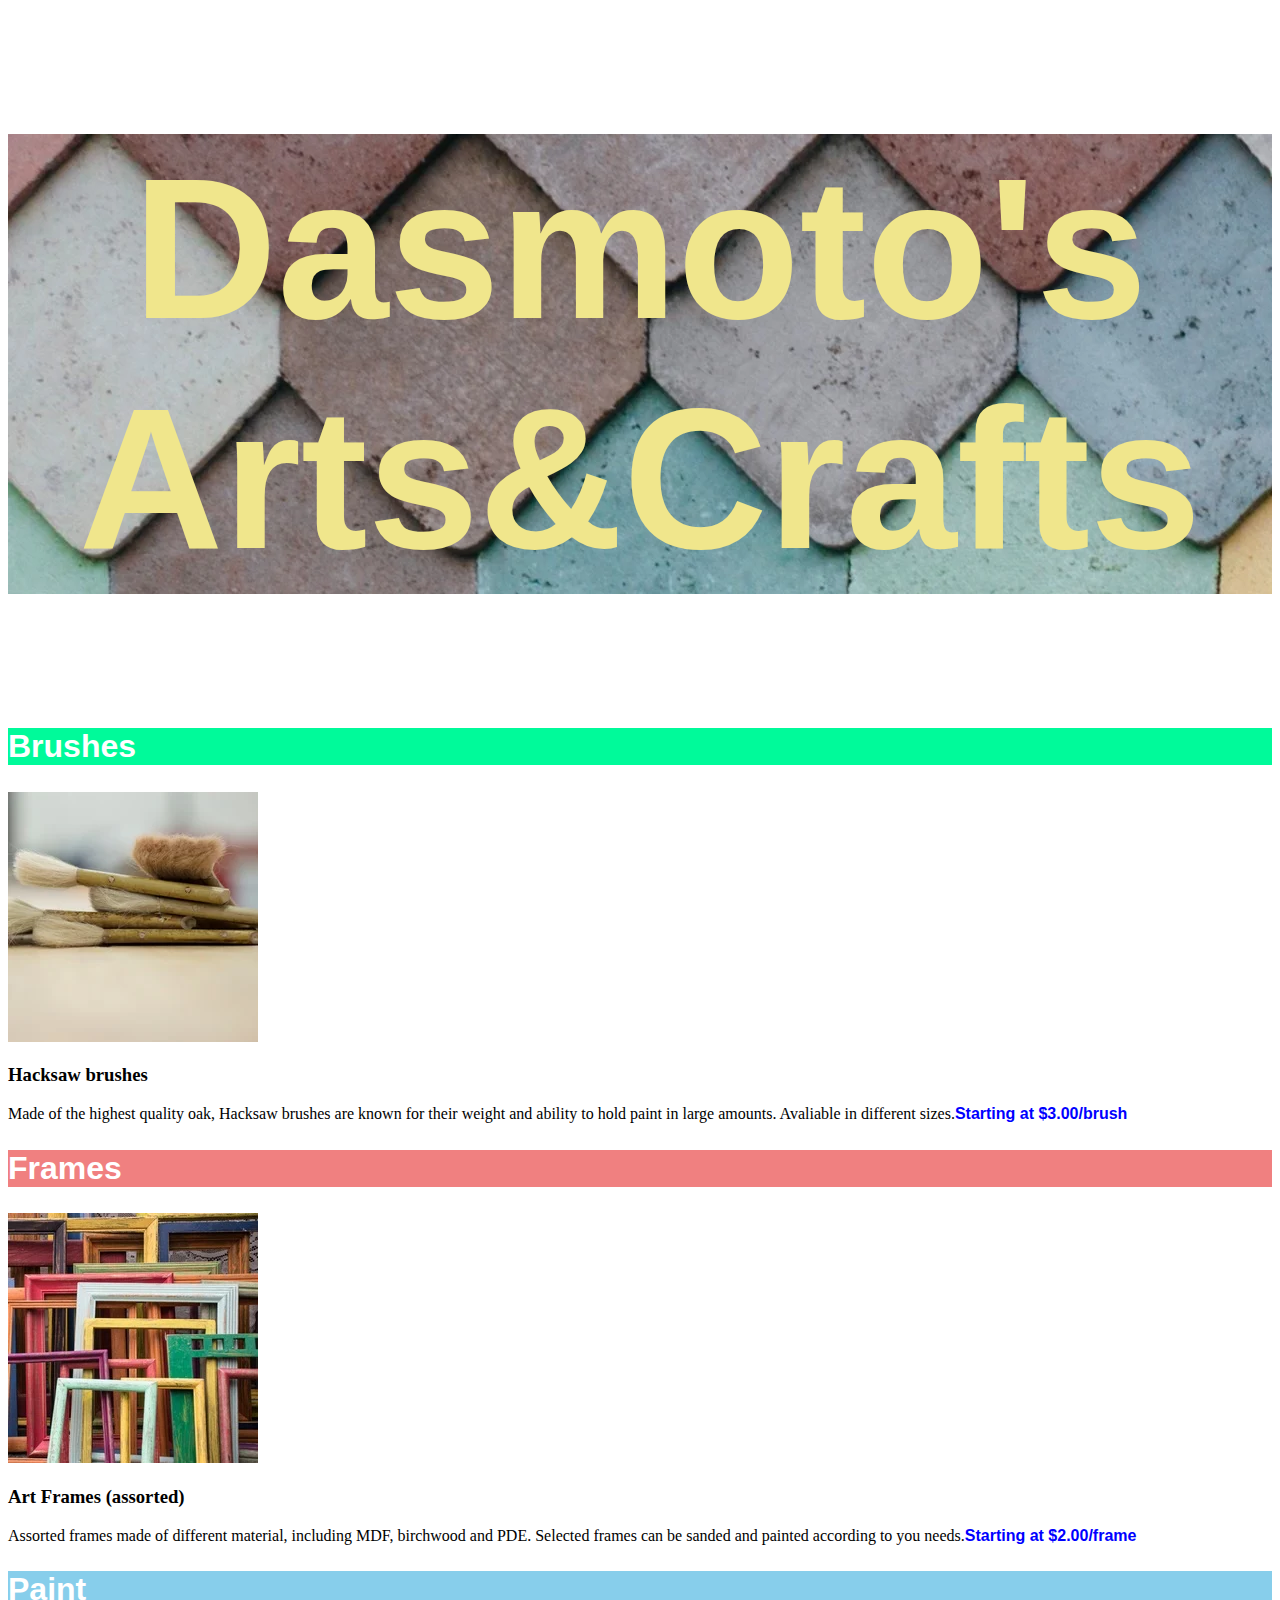
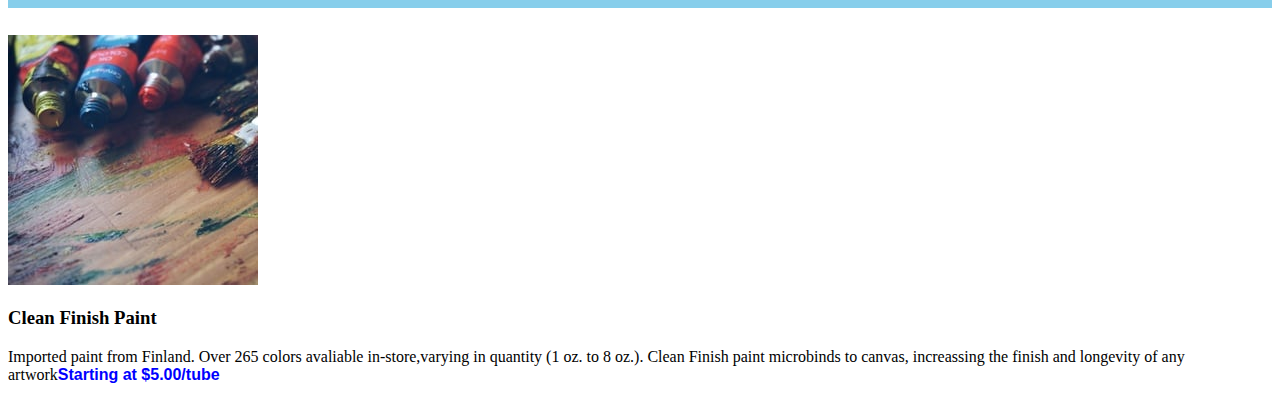
<file: Dasmoto's Arts & Crafts/index.html>
<!DOCTYPE html>
<html lang="en">
<head>
    <meta charset="UTF-8">
    <meta http-equiv="X-UA-Compatible" content="IE=edge">
    <meta name="viewport" content="width=device-width, initial-scale=1.0">
    <link rel="stylesheet" href="style.css">
    <title>Dasmoto's Arts&Crafts</title>
</head>
<body>
    <header>
        <h1>Dasmoto's Arts&Crafts</h1>
    </header>
    <session id='brushes'>
        <h2 id="brushes_title">Brushes</h2>
        <img src="./images/hacksaw.webp" alt="Hacksaw brushes">
        <h3>Hacksaw brushes</h3>
        <p>Made of the highest quality oak, Hacksaw brushes are known for their weight and ability to hold paint in large amounts. Avaliable in different sizes.<span>Starting at $3.00/brush</span></p>
    </session>
    <session id='frames'>
        <h2 id="frames_title">Frames</h2>
        <img src="./images/frames.webp" alt="Frames">
        <h3>Art Frames (assorted)</h3>
        <p>Assorted frames made of different material, including MDF, birchwood and PDE. Selected frames can be sanded and painted according to you needs.<span>Starting at $2.00/frame</span></p>
    </session>
    <session id='paint'>
        <h2 id="paint_title">Paint</h2>
        <img src="./images/finnish.jpeg" alt="Paint tint">
        <h3>Clean Finish Paint</h3>
        <p>Imported paint from Finland. Over 265 colors avaliable in-store,varying in quantity (1 oz. to 8 oz.). Clean Finish paint microbinds to canvas, increassing the finish and longevity of any artwork<span>Starting at $5.00/tube</span></p>
    </session>
    
</body>
</html>
</file>
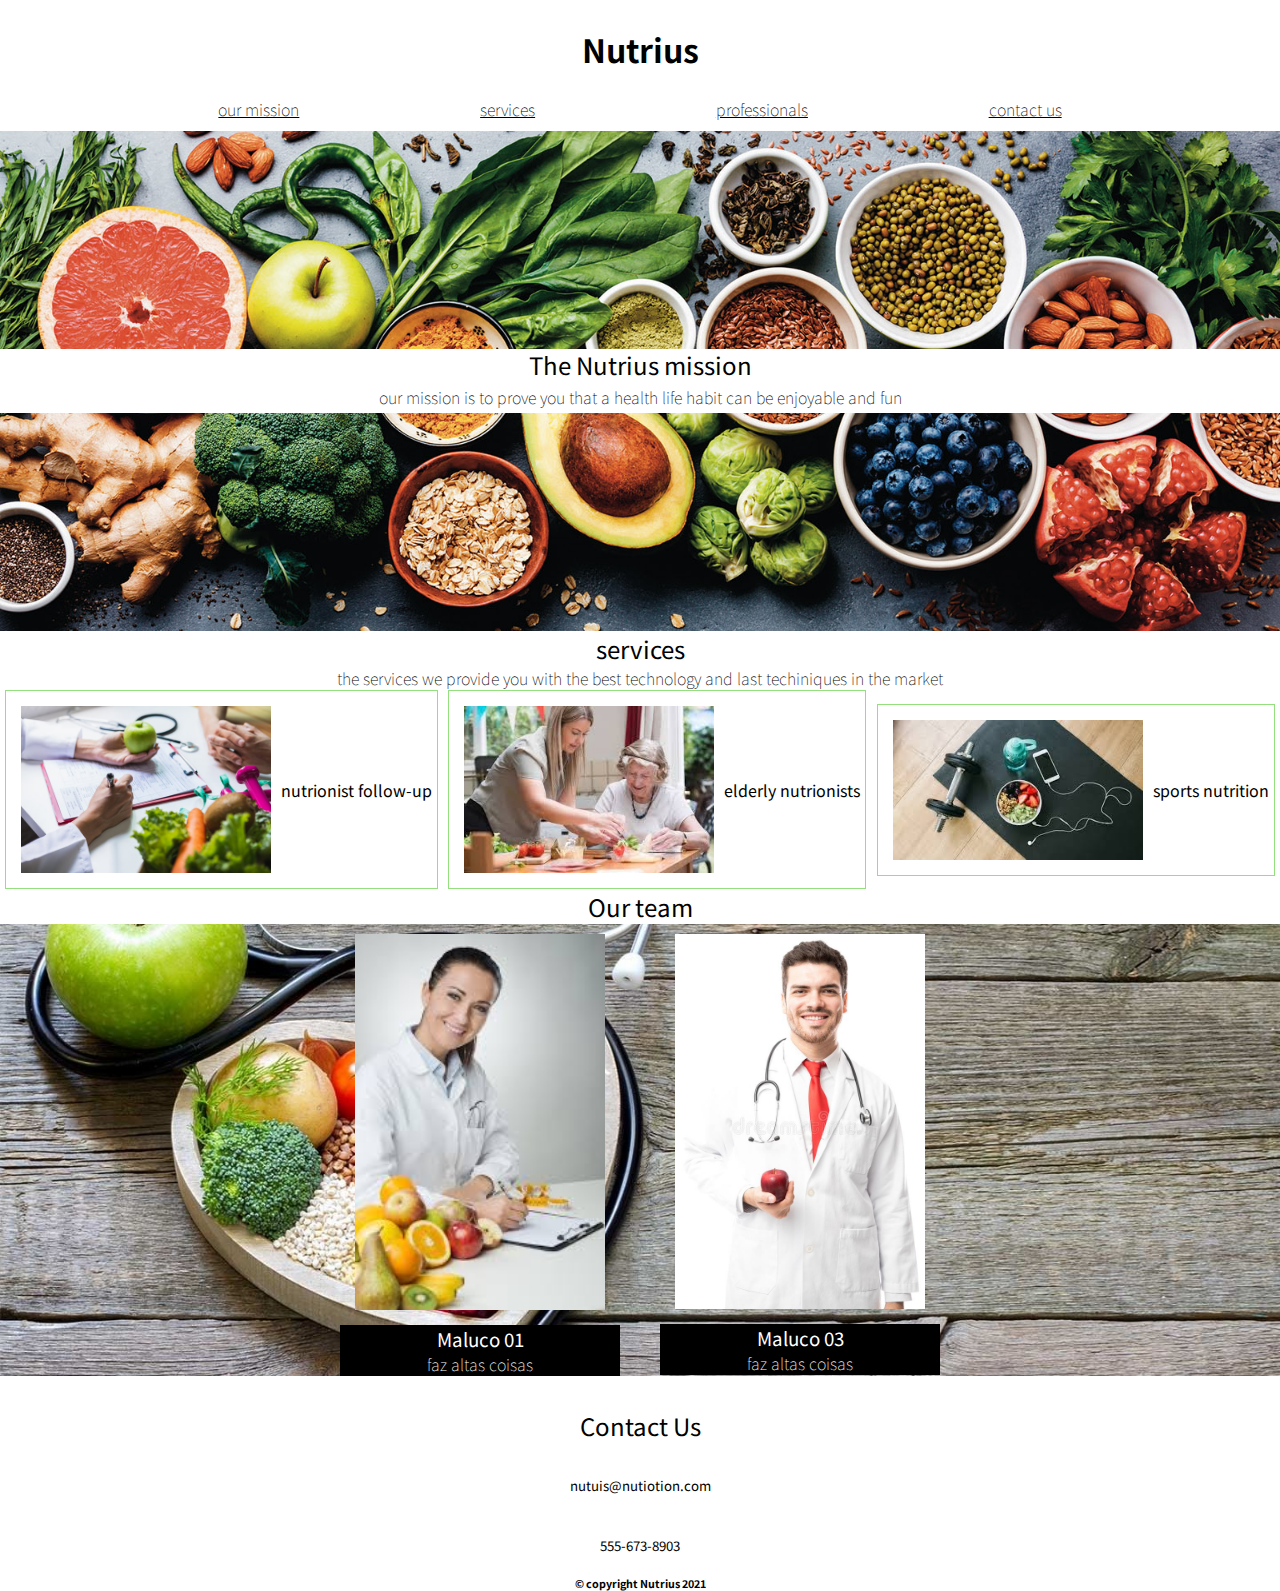
<file: flex custom webpage/index.html>
<!DOCTYPE html>
<html lang="en">
<head>
  <meta charset="UTF-8">
  <meta http-equiv="X-UA-Compatible" content="IE=edge">
  <meta name="viewport" content="width=device-width, initial-scale=1.0">
  <title>Document</title>
  <link rel="shortcut icon" href="favicon.ico" type="image/x-icon">
  <link rel="stylesheet" href="styles.css">
  <link rel="preconnect" href="https://fonts.googleapis.com">
  <link rel="preconnect" href="https://fonts.gstatic.com" crossorigin>
  <link href="https://fonts.googleapis.com/css2?family=Noto+Sans+JP:wght@100;400;700&display=swap" rel="stylesheet">
</head>
<body>
  <div class="header">
    <h1>Nutrius</h1>
    <div class="nav">
      <p>
        <a>our mission</a>
      </p>
      <p>
        <a>services</a>
      </p>
      <p>
        <a>professionals</a>
      </p>
      <p>
        <a>contact us</a>
      </p>
    </div>
  </div>
  <div class="mission">
    <div class="content">
      <h2>The Nutrius mission</h2>
      <p>our mission is to prove you that a health life habit can be enjoyable and fun</p>
    </div>
  </div>
  <div class="services">
    <div class="content">
      <h2>services</h2>
      <p>the services we provide you with the best technology and last techiniques in the market</p>
      <div class="services-flex">
        <div class="service">
          <img src="./images/360_F_275958196_MeCzcfRsddhChQDcM9ILxBcYpcEiOX1a.jpg" alt="a">
          <span>nutrionist follow-up</span>
        </div>
        <div class="service">
          <img src="./images/download (1).jfif" alt="b">
          <span>elderly nutrionists</span>
        </div>
        <div class="service">
          <img src="./images/download.jfif" alt="c">
          <span>sports nutrition</span>
        </div>
      </div>
    </div>
  </div>
  <div class="team-container">
    <h2>Our team</h2>
    <div class="team">
      <div class="partner" >
        <img src="./images/images.jfif" alt="">
        <h3 id="backgorund-text">Maluco 01</h3>
        <p id="backgorund-text">faz altas coisas</p>
      </div>
      <div class="partner">
        <img src="./images/male-nutritionist-apple-attractive-lab-coat-holding-smiling-studio-107593961.jpg" alt="">
        <h3 id="backgorund-text">Maluco 03</h3>
        <p id="backgorund-text">faz altas coisas</p>
      </div>
    </div>
  </div>
  <div class="contact">
    <h2>Contact Us</h2>
    <h5>nutuis@nutiotion.com</h5>
    <h5>555-673-8903</h5>
  </div>
  <div class="copyright">
    <h6>&copy copyright Nutrius 2021</h6>
  </div>
</body>
</html>
</file>
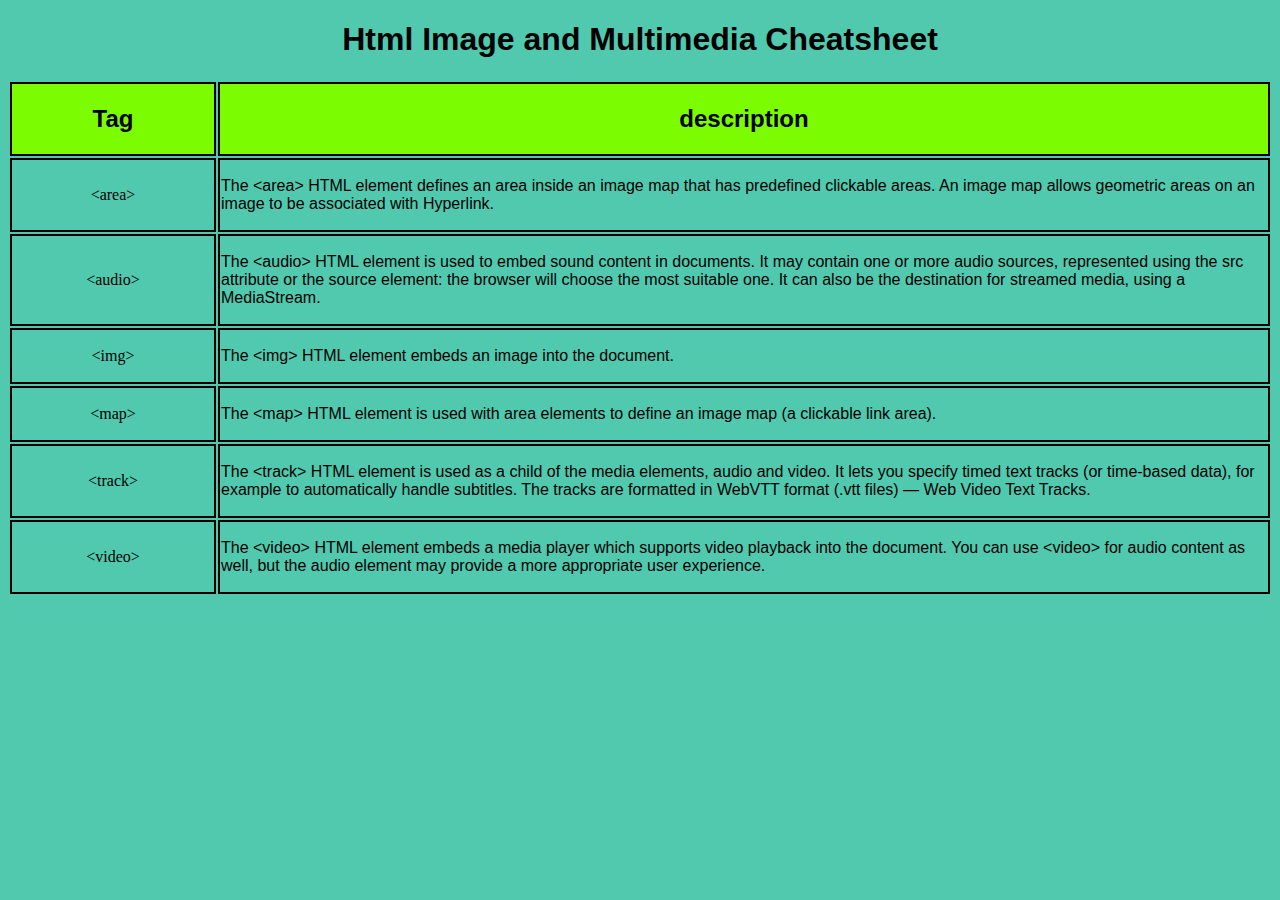
<file: html&css cheatsheet/index.html>
<!DOCTYPE html>
<html lang="en">
<head>
    <meta charset="UTF-8">
    <meta http-equiv="X-UA-Compatible" content="IE=edge">
    <meta name="viewport" content="width=device-width, initial-scale=1.0">
    <title>Html Image and Multimedia Tags</title>
    <link rel="stylesheet" href="styles.css">
</head>
<body>
    <header>
        <h1>Html Image and Multimedia Cheatsheet</h1>
    </header>
    <table>
        <thead>
            <tr>
                <th>
                    <h2>Tag</h2>
                </th>
                <th>
                    <h2>description</h2>
                </th>
            </tr>
        </thead>
        <tbody>
            <tr>
                <td class="left">
                    &lt;area&gt;
                </td>
                <td>
                    <p>	The &lt;area&gt; HTML element defines an area inside an image map that has predefined clickable areas. An image map allows geometric areas on an image to be associated with Hyperlink.</p>
                </td>
            </tr>
            <tr>
                <td class="left">
                    &lt;audio&gt;
                </td>
                <td>
                    <p>The &lt;audio&gt; HTML element is used to embed sound content in documents. It may contain one or more audio sources, represented using the src attribute or the source element: the browser will choose the most suitable one. It can also be the destination for streamed media, using a MediaStream.</p>
                </td>
            </tr>
            <tr>
                <td class="left">
                    &lt;img&gt;
                </td>
                <td>
                    <p>	The &lt;img&gt; HTML element embeds an image into the document.</p>
                </td>
            </tr>
            <tr>
                <td class="left">
                    &lt;map&gt;
                </td>
                <td>
                    <p>The &lt;map&gt; HTML element is used with area elements to define an image map (a clickable link area).</p>
                </td>
            </tr>
            <tr>
                <td class="left">
                    &lt;track&gt;
                </td>
                <td>
                    <p>	The &lt;track&gt; HTML element is used as a child of the media elements, audio and video. It lets you specify timed text tracks (or time-based data), for example to automatically handle subtitles. The tracks are formatted in WebVTT format (.vtt files) — Web Video Text Tracks.</p>
                </td>
            </tr>
            <tr>
                <td class="left">
                    &lt;video&gt;
                </td>
                <td>
                    <p>	The &lt;video&gt; HTML element embeds a media player which supports video playback into the document. You can use &lt;video&gt; for audio content as well, but the audio element may provide a more appropriate user experience.</p>
                </td>
            </tr>
        </tbody>
    </table>
</body>
</html>
</file>
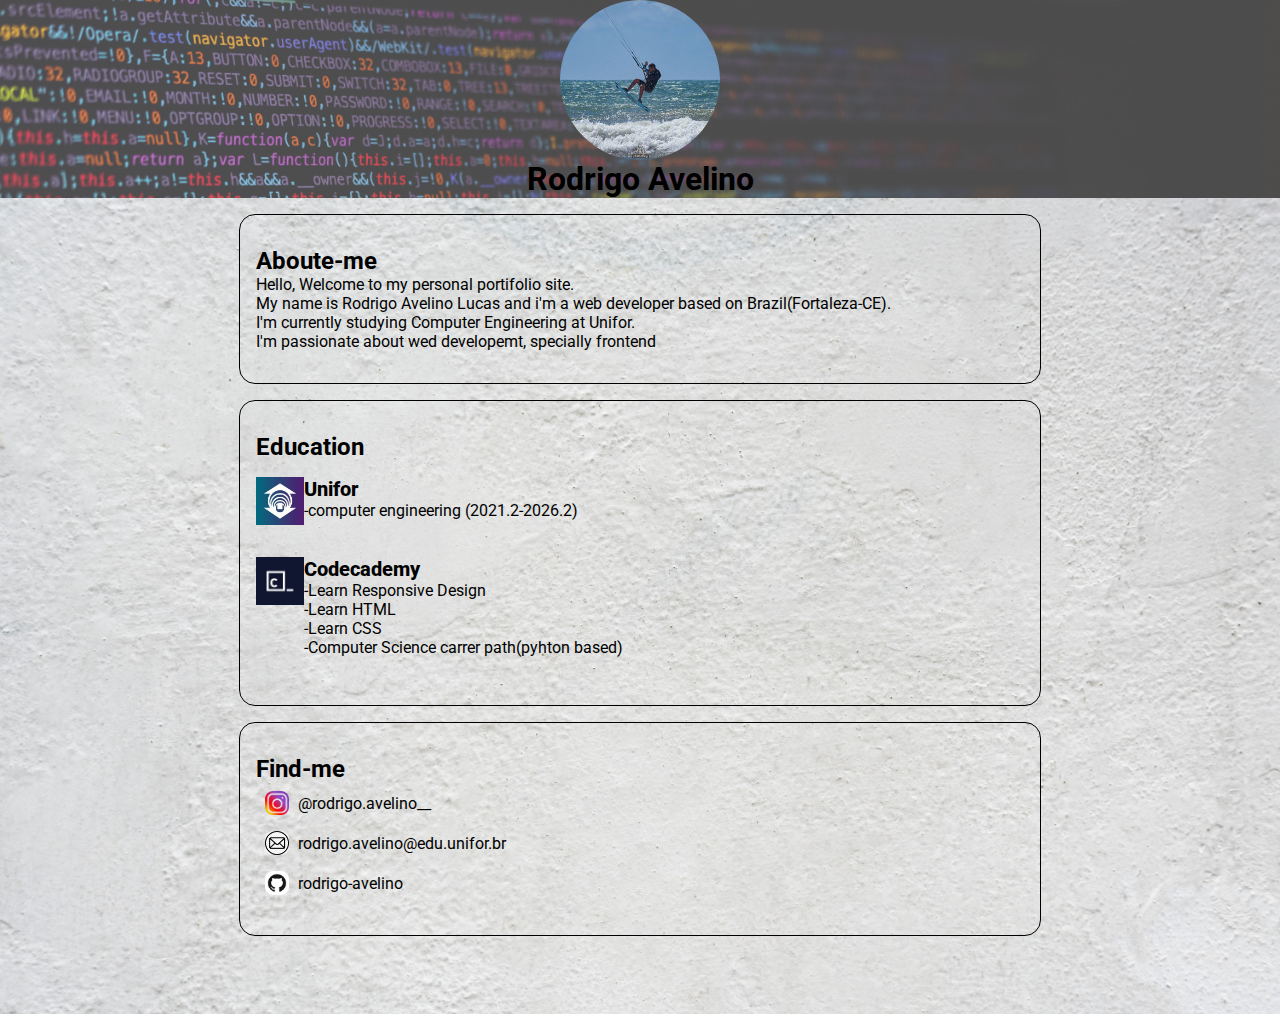
<file: portifolio site/index.html>
<!DOCTYPE html>
<html lang="en">
<head>
    <meta charset="UTF-8">
    <meta http-equiv="X-UA-Compatible" content="IE=edge">
    <meta name="viewport" content="width=device-width, initial-scale=1.0">
    <title>My portifolio</title>
    <link rel="stylesheet" href="./styles.css">
    <link rel="preconnect" href="https://fonts.googleapis.com">
    <link rel="preconnect" href="https://fonts.gstatic.com" crossorigin>
    <link href="https://fonts.googleapis.com/css2?family=Roboto:ital,wght@0,100;0,300;0,400;0,500;0,700;0,900;1,100;1,300;1,400;1,500;1,700;1,900&display=swap" rel="stylesheet">
</head>
<body>
    <header>
        <div class="profile-pic">
            <img src="./resources/194444540_3030454533853875_331125491142990745_n.jpg" alt="" class="profile-pic">
            <h1>Rodrigo Avelino</h1>
        </div>
    </header>
    <main>
        <div class="container" id="about-me">
            <h2>Aboute-me</h2>
            <p>Hello, Welcome to my personal portifolio site.<br> My name is Rodrigo Avelino Lucas and i'm a web developer based on Brazil(Fortaleza-CE).<br> I'm currently studying Computer Engineering at Unifor. <br> I'm passionate about wed developemt, specially frontend  </p>
        </div>
        <div class="container" id="portifolio">
            <h2>Education</h2>
            <div class="row">
                <img src="./resources/logo-unifor-facebook.jpg" alt="logo"><p><span class="titulo">Unifor</span><br>-computer engineering (2021.2-2026.2)</p>
            </div>
            <div class="row">
                <img src="./resources/1625248207765.jfif" alt="logo"><p><span class="titulo">Codecademy</span><br>-Learn Responsive Design<br>-Learn HTML<br>-Learn CSS<br>-Computer Science carrer path(pyhton based)<br></p>
            </div>
        </div>
        <div class="container" id="contact">
            <h2>Find-me</h2>
            <div class="row" id="contato">
                <img src="./resources/png-transparent-made-in-kings-heath-instagram-facebook-female-graphy-instagram-logo-instagram-icon-text-trademark-magenta.png" alt="logo"><p><a href="https://www.instagram.com/rodrigo.avelino__/">@rodrigo.avelino__</a></p>
            </div>
            <div class="row" id="contato">
                <img src="./resources/png-transparent-email-address-computer-icons-mail-miscellaneous-angle-triangle-thumbnail.png" alt="logo"><p>rodrigo.avelino@edu.unifor.br</p>
            </div>
            <div class="row" id="contato">
                <img src="./resources/GitHub-Mark.png" alt="logo"><p><a href="https://github.com/rodrigo-avelino">rodrigo-avelino</a></p>
            </div>
        </div>
    </main>
    
</body>
</html>
</file>
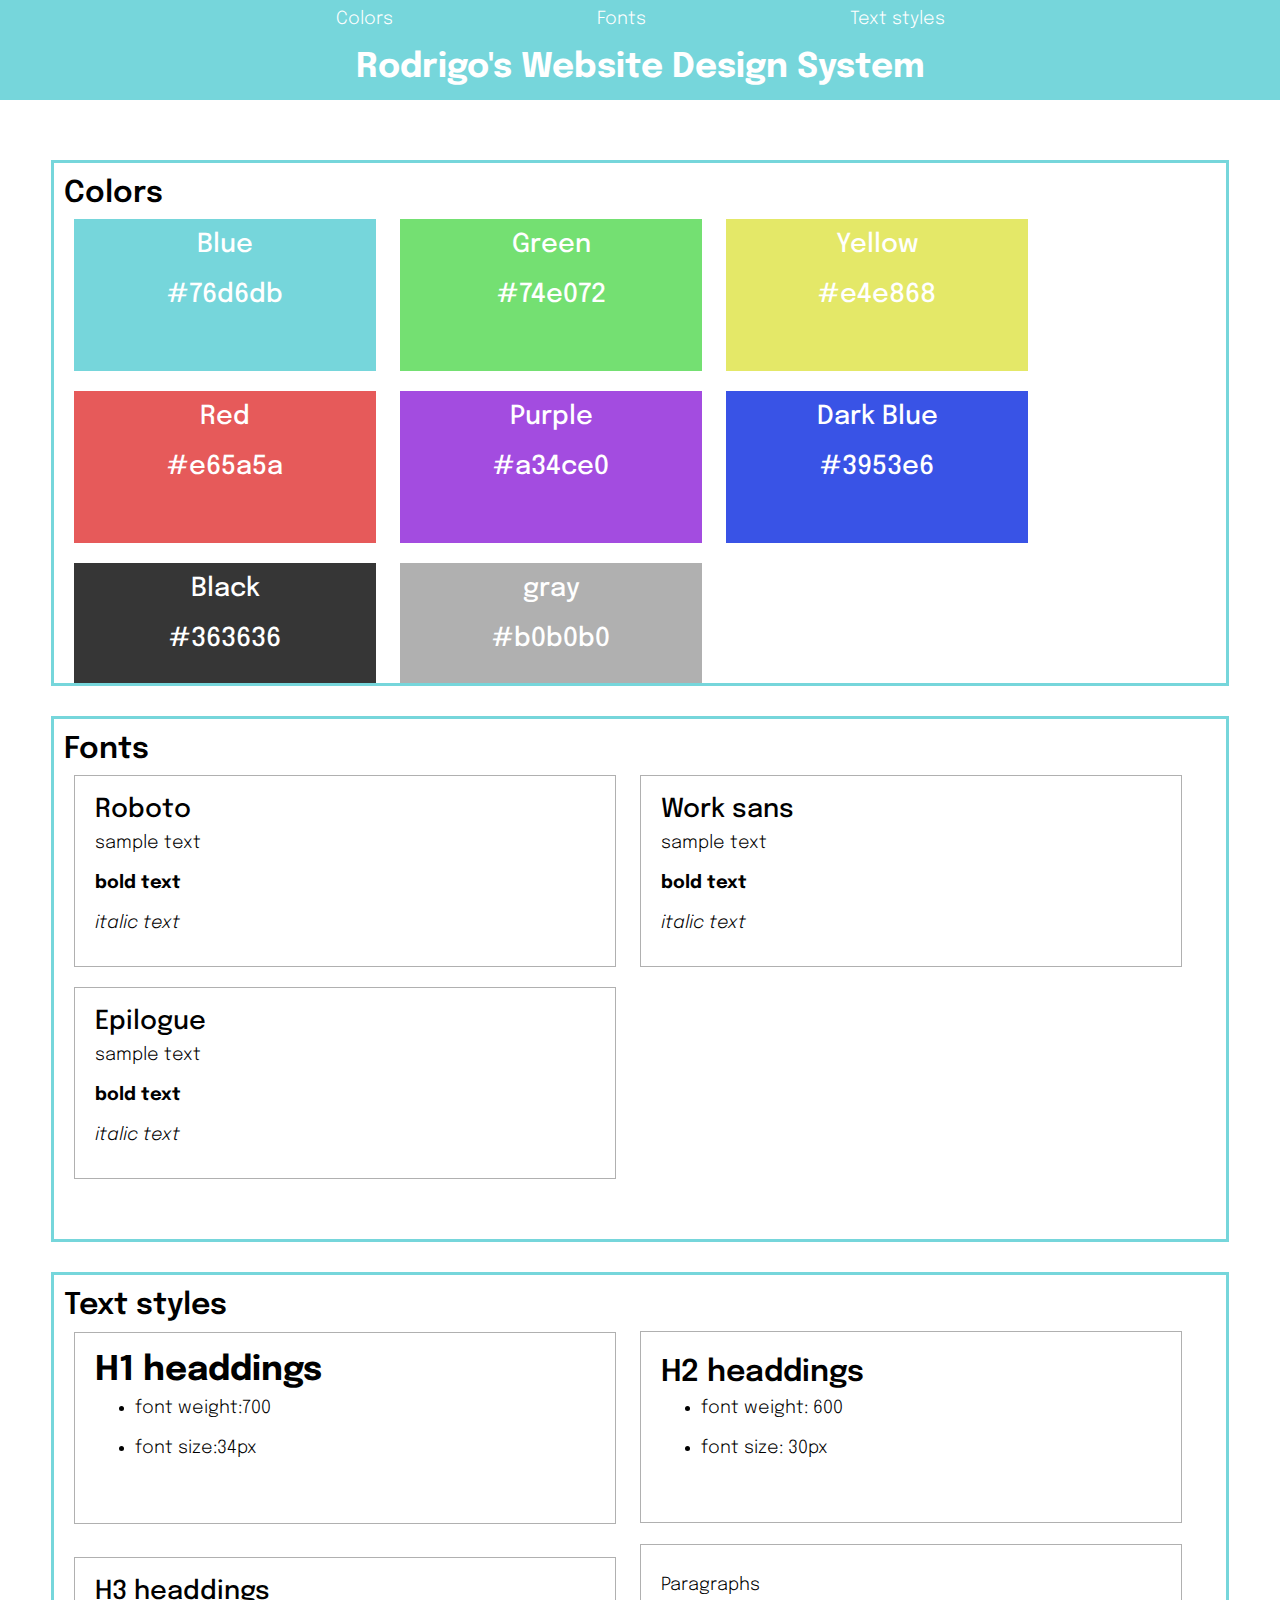
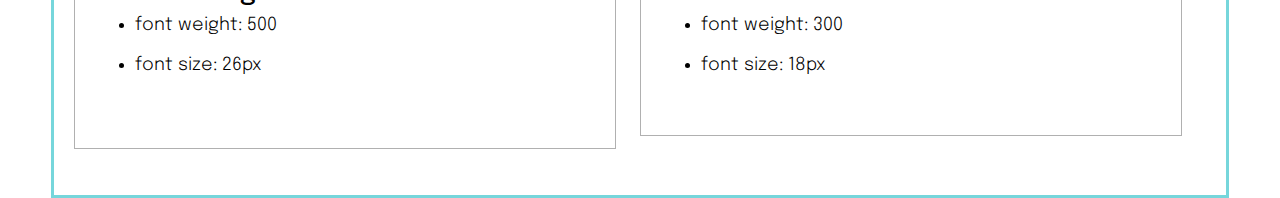
<file: website design system/index.html>
<!DOCTYPE html>
<html lang="en">
<head>
    <meta charset="UTF-8">
    <meta http-equiv="X-UA-Compatible" content="IE=edge">
    <meta name="viewport" content="width=device-width, initial-scale=1.0">
    <title>Document</title>
    <link href="./style.css" rel="stylesheet">
    <link rel="preconnect" href="https://fonts.googleapis.com">
    <link rel="preconnect" href="https://fonts.gstatic.com" crossorigin>
    <link href="https://fonts.googleapis.com/css2?family=Roboto:ital,wght@0,100;0,300;0,400;0,500;0,700;0,900;1,100;1,300;1,400;1,500;1,700;1,900&display=swap" rel="stylesheet">
    <link rel="preconnect" href="https://fonts.googleapis.com">
    <link rel="preconnect" href="https://fonts.gstatic.com" crossorigin>
    <link href="https://fonts.googleapis.com/css2?family=Work+Sans:ital,wght@0,100;0,200;0,300;0,400;0,500;0,600;0,700;0,800;0,900;1,100;1,200;1,300;1,400;1,500;1,600;1,700;1,800;1,900&display=swap" rel="stylesheet">
    <link rel="preconnect" href="https://fonts.googleapis.com">
    <link rel="preconnect" href="https://fonts.gstatic.com" crossorigin>
    <link href="https://fonts.googleapis.com/css2?family=Epilogue:ital,wght@0,100;0,200;0,300;0,400;0,500;0,600;0,700;0,800;0,900;1,100;1,200;1,300;1,400;1,500;1,600;1,700;1,800;1,900&display=swap" rel="stylesheet">
    <link rel="preconnect" href="https://fonts.googleapis.com">
    <link rel="preconnect" href="https://fonts.gstatic.com" crossorigin>
    <link href="https://fonts.googleapis.com/css2?family=Epilogue:ital,wght@0,100;0,200;0,300;0,400;0,500;0,600;0,700;0,800;0,900;1,100;1,200;1,300;1,400;1,500;1,600;1,700;1,800;1,900&display=swap" rel="stylesheet">
</head>
<body>
    <header>
        <div class="logo">
            <h1>Rodrigo's Website Design System</h1>
        </div>
    </header>
        <nav>
            <ul>
                <li>
                    <p><a href="#colors">Colors</a></p>
                </li>
                <li>
                    <p><a href="#fonts">Fonts</a></p>
                </li>
                <li>
                    <p><a href="#text_styles">Text styles</a></p>
                </li>
            </ul>
        </nav>
    <article id="colors_containers">
        <div class="container" id="colors">
            <h2>Colors</h2>
            <div class="color_container" id="blue">
                <h3>Blue <br> #76d6db</h3>
            </div>
            <div class="color_container" id="green">
                <h3>Green <br> #74e072</h3>
            </div>
            <div class="color_container" id="yellow">
                <h3>Yellow <br> #e4e868</h3>
            </div>
            <div class="color_container" id="red">
                <h3>Red <br> #e65a5a</h3>
            </div>
            <div class="color_container" id="purple">
                <h3>Purple <br> #a34ce0</h3>
            </div>
            <div class="color_container" id="dark_blue">
                <h3>Dark Blue <br> #3953e6</h3>
            </div>
            <div class="color_container" id="black">
                <h3>Black <br> #363636</h3>
            </div>
            <div class="color_container" id="gray">
                <h3>gray <br> #b0b0b0</h3>
            </div>
    </article>
    <article id="fonts_containers">
        <div class="container" id="fonts">
            <h2>Fonts</h2>
            <div class="font_container" id="roboto">
                <h3>Roboto</h3>
                <p class="normal">sample text</p>
                <p class="bold">bold text</p>
                <p class="italic">italic text</p>
            </div>
            <div class="font_container" id="work_sans">
                <h3>Work sans</h3>
                <p class="normal">sample text</p>
                <p class="bold">bold text</p>
                <p class="italic">italic text</p>
            </div>
            <div class="font_container" id="epilogue">
                <h3>Epilogue</h3>
                <p class="normal">sample text</p>
                <p class="bold">bold text</p>
                <p class="italic">italic text</p>
            </div>

        </div>
    </article>
    <article>
        <div class="container" id="text_styles">
            <h2>Text styles</h2>
            <div class="text_container">
                <h1>H1 headdings</h1>
                <ul>
                    <li>
                        <p>font weight:700</p>
                    </li>
                    <li>
                        <p>font size:34px</p>
                    </li>
                </ul>
            </div>
            <div class="text_container">
                <h2>H2 headdings</h2>
                <ul>
                    <li>
                        <p>font weight: 600</p>
                    </li>
                    <li>
                        <p>font size: 30px</p>
                    </li>
                </ul>
            </div>
            <div class="text_container">
                <h3>H3 headdings</h3>
                <ul>
                    <li>
                        <p>font weight: 500</p>
                    </li>
                    <li>
                        <p>font size: 26px</p>
                    </li>
                </ul>
            </div>
            <div class="text_container">
                <p>Paragraphs</p>
                <ul>
                    <li>
                        <p>font weight: 300</p>
                    </li>
                    <li>
                        <p>font size: 18px</p>
                    </li>
                </ul>
            </div>
            
        </div>
    </article>
</body>
</html>
</file>
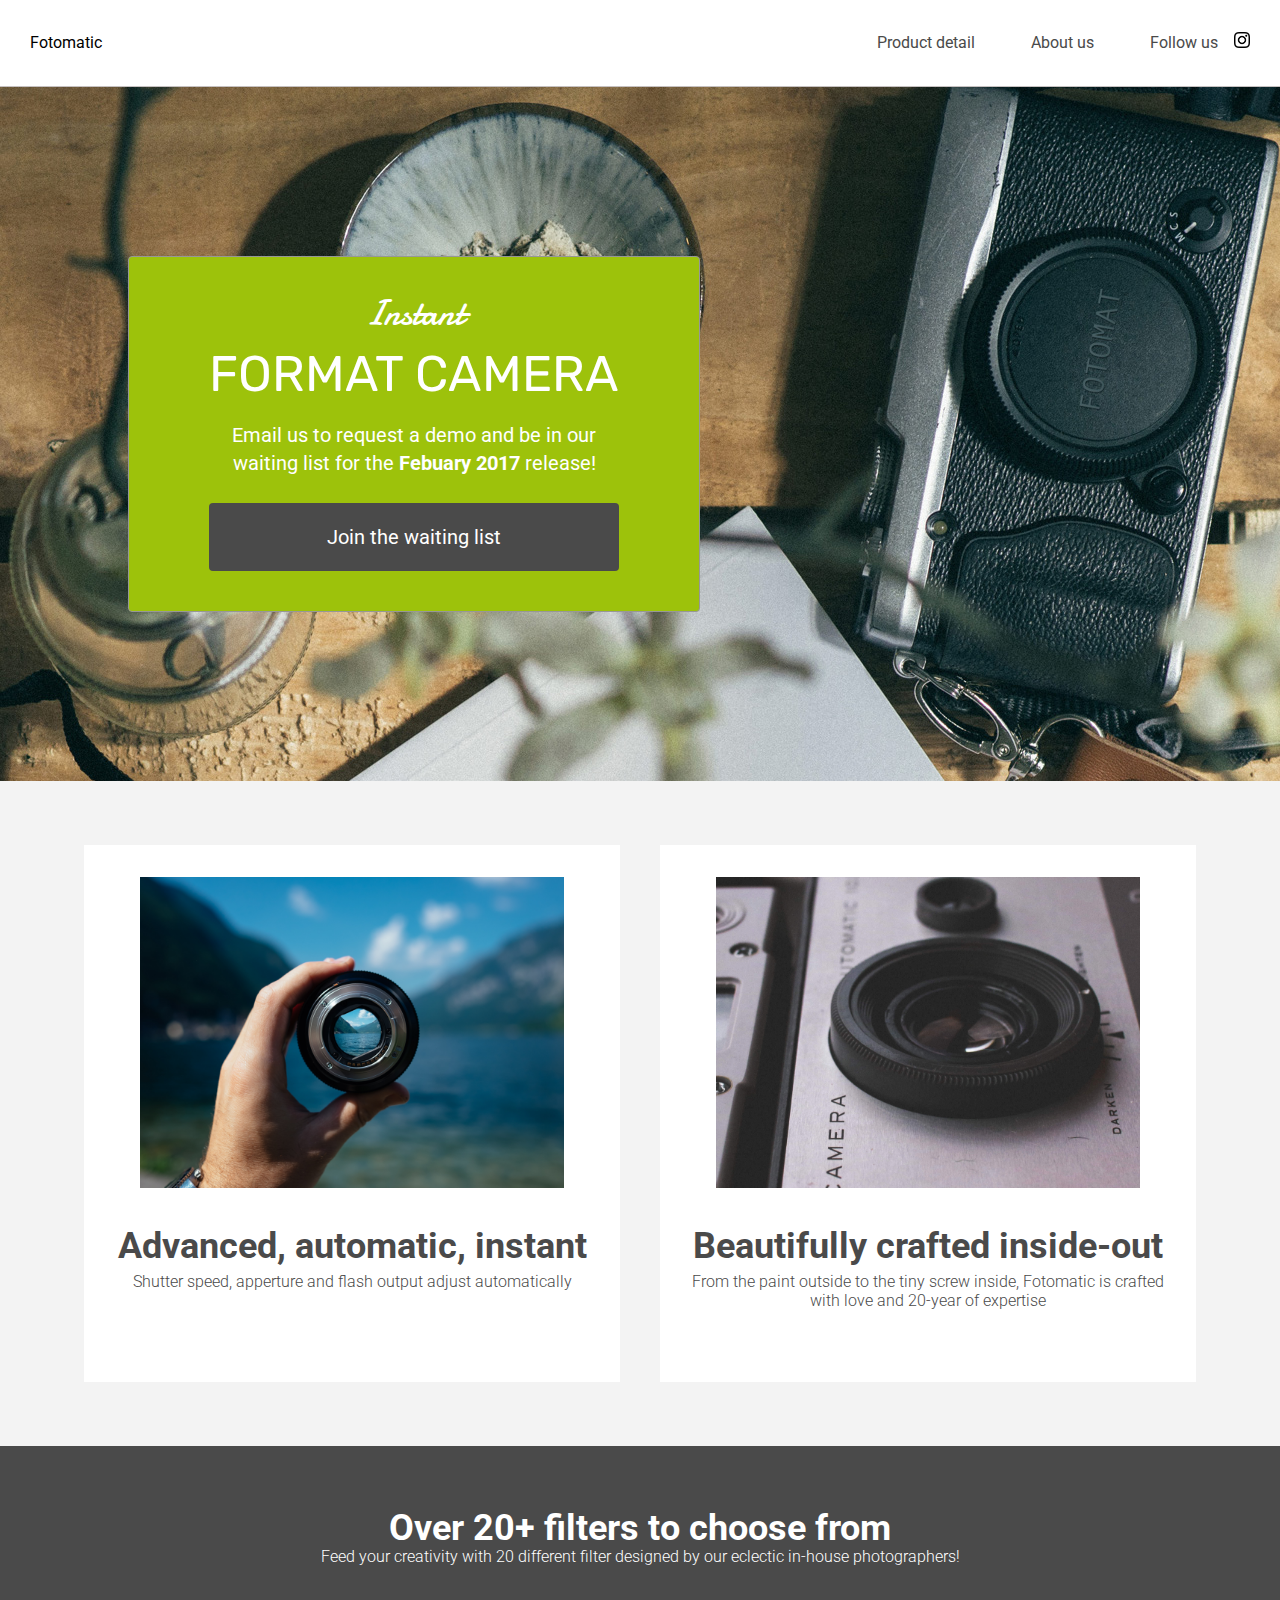
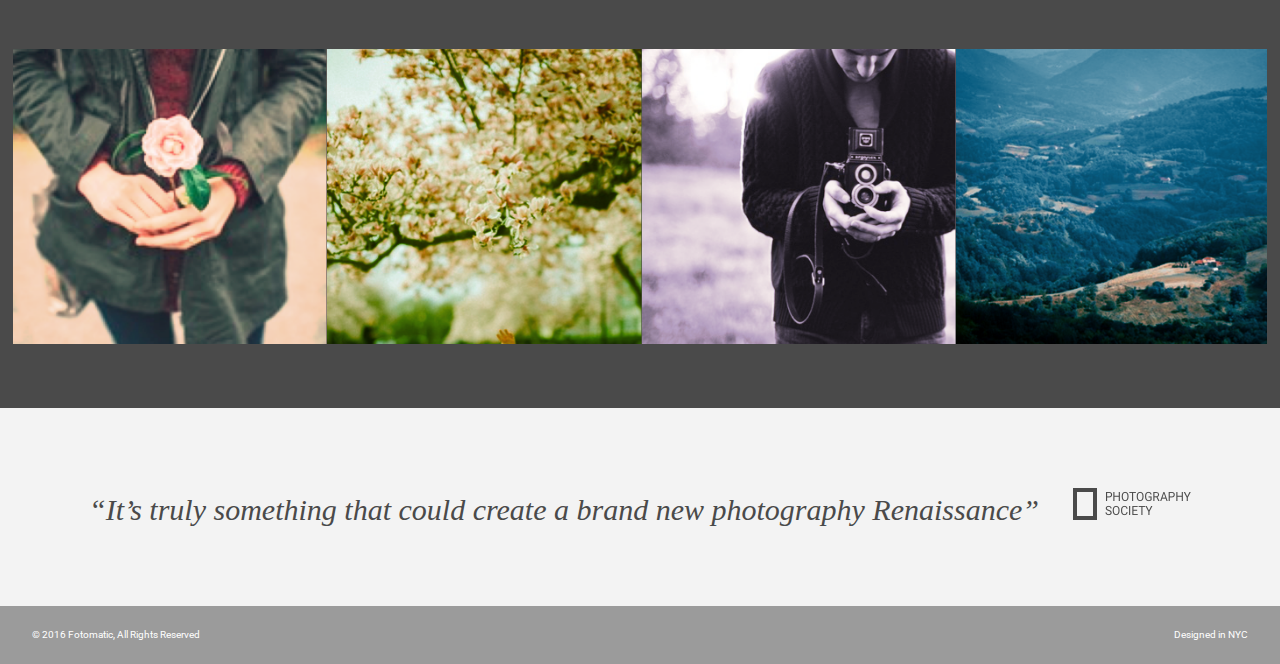
<file: photomatic/F1C1_start/index.html>
<!DOCTYPE html>
<html>
<head>
  <link href="https://fonts.googleapis.com/css?family=Damion" rel="stylesheet">
  <link href="https://fonts.googleapis.com/css?family=Rubik" rel="stylesheet">
  <link href="https://fonts.googleapis.com/css?family=Roboto:300,400,600,700" rel="stylesheet">
  <link rel="stylesheet" href="./resources/css/reset.css">
  <link rel="stylesheet" href="./resources/css/style.css">
  <meta charset="UTF-8">
</head>
<body>
  <!-- Header -->
  <header>
    <div class="content">
      <a href="index.html" class="desktop logo">Fotomatic</a>
      <nav class="desktop">
        <ul>
          <li><a href="#">Product detail</a></li>
          <li><a href="#">About us</a></li>
          <li><a href="https://www.instagram.com/">Follow us <img class="icon" src="./resources/images/instagram.png"></a></li>
        </ul>
      </nav>
      <nav class="mobile">
        <ul>
          <li><a href="#"><img src="./resources/images/ic-logo.svg"></a></li>
          <li><a href="#"><img src="./resources/images/ic-product-detail.svg"></a></li>
          <li><a href="#"><img src="./resources/images/ic-about-us.svg"></a></li>
          <li><a href="#" class="button">Join us</a></li>
        </ul>
      </nav>
    </div>
  </header>

  <!-- Main Content -->
  <div class="main-content">

    <!-- Sign Up Section -->
    <div id="sign-up-section" class="banner">
      <div id="sign-up-cta">
        <div class="content center">
          <div class="header">
            <h2 class="cursive">Instant</h2>
            <h1 class="striking">FORMAT CAMERA</h1>
          </div>
          <div class="email">
            <span>
              Email us to request a demo and be in our waiting list for the <strong>Febuary 2017</strong> release!
            </span>
            <div class="button">Join the waiting list</div>
          </div>
        </div>
      </div>
    </div>

    <!-- Features Section -->
    <div id="features-section">
      <div class="feature">
        <div class="center">
          <div class="image-container">
            <img src="./resources/images/feature-1.png" />
          </div>
          <div class="content">
            <h2>Advanced, automatic, instant</h2>
            <h3>Shutter speed, apperture and flash output adjust automatically</h3>
          </div>
        </div>
      </div>
      <div class="feature">
        <div class="center">
          <div class="image-container">
            <img src="./resources/images/feature-2.png" />
          </div>
          <div class="content">
            <h2>Beautifully crafted inside-out</h2>
            <h3>From the paint outside to the tiny screw inside, Fotomatic is crafted with love and 20-year of expertise</h3>
          </div>
        </div>
      </div>
    </div>

    <!-- Filters Section -->
    <div id="filters-section">
      <div class="content center">
        <h2>Over 20+ filters to choose from</h2>
        <h3>Feed your creativity with 20 different filter designed by our eclectic in-house photographers!</h3>
      </div>
      <div class="images-container">
        <div class="image-container">
          <img src="./resources/images/filter-1.png" />
        </div>
        <div class="image-container">
          <img src="./resources/images/filter-2.png" />
        </div>
        <div class="image-container">
          <img src="./resources/images/filter-3.png" />
        </div>
        <div class="image-container extra">
          <img src="./resources/images/filter-4.png" />
        </div>
      </div>
    </div>

    <!-- Quotes Section -->
    <div id="quotes-section">
      <div class="content center">
        <span class="quote">“It’s truly something that could create a brand new photography Renaissance”</span>
        <img class="quote-citation" src="./resources/images/photography-logo.png" />
      </div>
    </div>

    <!-- Footer -->
    <footer>
      <div class="content">
        <span class="copyright">© 2016  Fotomatic, All Rights Reserved</span>
        <span class="location">Designed in NYC</span>
      </div>
    </footer>

  </div>
</body>
</html>
</file>
<file: Dasmoto's Arts & Crafts/style.css>
header{
    color:khaki;
    font-size: 100px;
    font-weight: bold;
    font-family: Helvetica;
    text-align: center;
    background-image: url('./images/pattern.webp');
}
#brushes h2{
    font-family: Helvetica;
    font-size: 32px;
    font-weight: bold;
    color: white;
    background-color: mediumspringgreen;
}

#frames h2{
    font-family: Helvetica;
    font-size: 32px;
    font-weight: bold;
    color: white;
    background-color: lightcoral;
}


#paint h2{
    font-family: Helvetica;
    font-size: 32px;
    font-weight: bold;
    color: white;
    background-color: skyblue;
}
span{
    color: blue;
    font-family: Arial, Helvetica, sans-serif;
    font-weight: bold;
}
</file>
<file: flex custom webpage/styles.css>
* {
    padding:0;
    margin:0;
    vertical-align:baseline;
    list-style:none;
    border:0;
    font-family: 'Noto Sans JP', sans-serif;
}
h1{
    font-weight: 700;
}
p{
    font-weight: 100;
    color: black;
    background-color: white;
}
h2,h3,h4,h5{
    font-weight: 400;
    text-align: center;
    color: black;
    background-color: white;
}
a{
    text-decoration: underline;
}
.header{
    display: flex;
    flex-direction: column;
}
.header h1{
    margin: 2% auto;
}
.nav{
    display: flex;
    justify-content: space-around;
    margin: 0 10%;
}
.mission{
    display: flex;
    height: 500px;
    align-items: center;
    margin-top: 10px;
    background-image: url(./images/iStock-854725372.jpg);
    background-repeat: no-repeat;
    background-position: center;
    background-size: cover;
}
.mission .content{
    width: 100%;
    margin: 150px auto;
    line-height: 2rem;
    background-color: white;
}
.mission .content h2, h4, p{
    text-align: center;
}
.services-flex{
    display: flex;
    flex-wrap: wrap;
    justify-content: space-around;
    align-items: center;
}
.service{
    display: flex;
    justify-content: space-between;
    align-items: center;
    padding: 5px;
    border: solid 1px #95e07e;
}
.service img{
    width: 250px;
    height: auto;
    margin: 0 auto;
    padding: 10px;
}
.team{
    display: flex;
    flex-wrap: wrap;
    justify-content: center;
    background-image: url(./images/adding-a-nutritionist-to-your-type-2-diabetes-team-1440x810.jpg);
    background-repeat: no-repeat;
    background-position: center;
    background-size: cover;
}
.team-container{
    text-align: center;
}
.partner{
    flex-basis: 280px;
    margin: 0 20px;
}
.partner img{
    width: 250px;
    height: auto;
    margin: 0 auto;
    padding: 10px;
}
#backgorund-text{
    color: white;
    background-color: black;
}
.contact{
    text-align: center;
    margin-top: 20px;
    line-height: 60px;
}
.copyright{
    text-align: center;
}
</file>
<file: html&css cheatsheet/styles.css>
table{
    margin: 20px auto;
}
th{
    border: 2px solid;
}
td{
    border: 2px solid;
}
.left{
    width:200px;
    text-align: center;
}
body{
    background-color: rgba(21, 182, 147, 0.747);
}
thead{
    background-color: lawngreen;
    border: 2px solid;
    margin: 0 auto;
}
h1{
    text-align: center;
    font-family: Arial, "Helvetica Neue", Helvetica, sans-serif;
}
p{
    font-family: Arial, "Helvetica Neue", Helvetica, sans-serif;
}
h2{
    font-family: Arial, "Helvetica Neue", Helvetica, sans-serif;
}
</file>
<file: portifolio site/styles.css>
* {
    padding:0;
    margin:0;
    vertical-align:baseline;
    list-style:none;
    border:0;
    font-family: 'Roboto', sans-serif;
}
a{
    text-decoration: none;
    color: black;
}
main{
    background-image: url(./resources/bbackgorund/thomas-heintz-0tgMnMIYQ9Y-unsplash.jpg);
    background-position: center;
    background-repeat: no-repeat;
    background-size: cover;
    height: 50rem;
    position: relative;
    padding-top: 1rem;
}

header{
    position: relative;
}
header:before{
    content: ' ';
    display: block;
    justify-content: center;
    position: absolute;
    width: 100%;
    height: 100%;
    background-image: url('./resources/mitchell-luo-FWoq_ldWlNQ-unsplash.jpg');
    background-repeat: no-repeat;
    background-position: 50% 0;
    background-size: cover;
    opacity: 0.7;
}
.profile-pic{
    display: flex;
    flex-flow: column;
    align-items: center;
    margin:0 auto;
    position: relative;
}
.profile-pic img{
    width: 10rem;
    height: auto;
    border-radius: 50%;
}
.container{
    display: flex;
    flex-flow: column;
    align-items: flex-start;
    justify-content: center;
    border: 1px solid black;
    margin: 0 auto 1rem auto;
    padding: 2rem 1rem;
    border-radius: 1rem;
    width: 60%;
}
.titulo{
    font-weight: 800;
    font-size: 1.25rem;
}
.row{
    display: flex;
    flex-flow: row;
    align-items: flex-start;
    margin: 1rem 0;
}
.row img{
    width: 3rem;
    height: auto;
}
#contato img{
    border-radius: 0.5rem;
    width: 1.5rem;
    height: auto;
    margin: 0 0.55rem;
}
#contato{
    align-items: center;
    margin: 0.5rem 0;
}
</file>
<file: website design system/style.css>
*{
    top: 0;
    left: 0;
    margin: 0;
}
h1, h2, h3, p{
    font-family: 'Epilogue', sans-serif;
}
h1{
    font-size: 34px;
    font-weight: 700;
}
h2{
    font-size: 30px;
    font-weight: 600;
}
h3{
    font-size: 26px;
    font-weight: 500;
}
p{
    font-size: 18px;
    font-weight: 300;
}
header{
    background-color: #76d6db;
    margin: 0;
    z-index: 1;
    position: absolute;
    width: 100%;
    height: 100px;
}
header h1{
    margin: 50px;
}
nav{
    background-color: #76d6db;
    position: sticky;
    bottom: 1000px;
    width: 100%;
    height: 50px;
    z-index: 1;
    margin: 0;
}
nav ul{
    text-align: center;
    padding: 0;
}
nav li{
    color: white;
    display: inline-block;
    margin: 10px 50px;
    padding: 0 50px;
}
nav a{
    color: white;
    text-decoration: none;
}
nav a:hover{
    color: #b6cdcf;
}
.logo{
    color: white;
    margin: 0 auto;
    text-align: center;
}
article{
    top: 80px;
    position: relative;
    bottom: 100px;
}
.container{
    width: 90%;
    height: 500px;
    position: relative;
    margin: 30px auto;
    border: 3px solid #76d6db;
    padding: 10px;
    overflow: scroll;
    clear: both;
}
.container h2{
    margin-top: 5px;
}

.color_container{
    position: relative;
    display: inline-block;
    height: 150px;
    width: 300px;
    margin: 10px;
    border: 1px solid #b0b0b0;
}
.color_container h3{
    text-align: center;
    line-height: 50px;
}
.font_container{
    position: relative;
    display: inline-block;
    box-sizing: content-box;
    padding: 20px;
    margin: 10px;
    border: 1px solid #b0b0b0;
    width: 500px;
    height: 150px;
}
.font_container h3{
    font-size: 26px;
}
.font_container p{
    font-size: 18px;
    line-height: 40px;
}

.text_container{
    position: relative;
    display: inline-block;
    box-sizing: content-box;
    padding: 20px;
    margin: 10px;
    border: 1px solid #b0b0b0;
    width: 500px;
    height: 150px;
}
.text_container p{
    font-size: 18px;
    line-height: 40px;
}
#blue{
    border: 1px solid #76d6db;
    background-color: #76d6db;
}
#blue h3{
    color: white;
}
#green{
    border: 1px solid #74e072;
    background-color: #74e072;
}
#green h3{
    color: white;
}
#yellow{
    border: 1px solid #e4e868;
    background-color: #e4e868;
}
#yellow h3{
    color: white;
}
#red{
    border: 1px solid #e65a5a;
    background-color: #e65a5a;
}
#red h3{
    color: white;
}
#purple{
    border: 1px solid #a34ce0;
    background-color: #a34ce0;
}
#purple h3{
    color: white;
}
#dark_blue{
    border: 1px solid #3953e6;
    background-color: #3953e6;
}
#dark_blue h3{
    color: white;
}
#black{
    border: 1px solid #363636;
    background-color: #363636;
}
#black h3{
    color: white
}
#gray{
    border: 1px solid #b0b0b0;
    background-color: #b0b0b0;
}
#gray h3{
    color: white;
}
.italic{
    font-style: italic;
}
.bold{
    font-weight: 700;
}
#roboto{
    font-family: 'Roboto', sans-serif;
}
#work_sans{
    font-family: 'Work Sans', sans-serif;
}
#epilogue{
    font-family: 'Epilogue', sans-serif;
}
</file>
<file: photomatic/F1C1_start/resources/css/style.css>
/* Universal Styles */

html {
  font-family: "Roboto", sans-serif;
  font-size: 16px;
}

.main-content {
  position: relative;
  top: 5.3125rem; /* To offset for fixed header. */
}

.center {
  text-align: center;
}

.button {
  border-radius: 4px;
  background-color: #4a4a4a;
  color: white;
}

.image-container {
  overflow: hidden;
}

.image-container img {
  display: block;
  max-width: 100%;
}

.banner{
  background-repeat: no-repeat;
  background-size: cover;
  background-position: bottom;
}

@media only screen and (max-width: 760px) {
  .main-content {
    top: 2.5625rem;
  }
}

/* Header */

header {
  position: fixed;
  width: 100%;
  border-bottom: solid 1px #c6c1c1;
  background-color: white;
  z-index: 1;
}

header .content {
  display: flex;
  align-items: center;
  padding: 1.875rem;
}

header .logo {
  flex: 1;
}

header nav ul {
  display: flex;
}

nav li {
  padding-left: 3.5rem;
}

nav a {
  vertical-align: bottom;
  line-height: 1.6;
  font-size: 1rem;
  color: #4a4a4a;
}

header .icon {
  width: 1rem;
  padding-left: .75rem;
}

header .mobile {
  display: none;
}

@media only screen and (max-width: 760px) {
  header .desktop {
    display: none;
  }

  header .mobile {
    display: block;
    width: 100%;
  }

  header .content {
    padding: .5rem 0;
  }

  header .mobile ul {
    display: flex;
    justify-content: space-around;
    align-items: center;
    width: 100%;
  }

  header .mobile li {
    padding: 0;
  }

  header .mobile .button {
    padding: .1875rem .5rem;
    background-color: #9dc20b;
    line-height: 1.6;
    color: white;
  }
}

/* Sign Up Section */

#sign-up-section {
  display: flex;
  justify-content: flex-start;
  align-items: flex-start;
  height: 43.5rem;
  background-image: url(../images/banner-landingpage.jpg);
}

#sign-up-cta {
  padding: 0 5rem 2.5rem 5rem;
  border: solid 1px #979797;
  border-radius: 4px;
  background-color: #9dc20b;
  position: relative;
  top: 171px;
  left: 10%;
}

#sign-up-cta .content {
  width: 25.625rem;
  margin-top: 2rem;
  font-family: "Roboto", sans-serif;
  font-size: 1.25rem;
  line-height: 1.4;
  color: white;
}

#sign-up-cta h1 {
  font-size: 3.125rem;
}

#sign-up-cta h2 {
  font-size: 2.25rem;
}

#sign-up-cta span strong {
  font-weight: bold;
}

#sign-up-cta .cursive {
  font-family: "Damion", cursive;
}

#sign-up-cta .striking {
  font-family: "Rubik", sans-serif;
  padding-bottom: .75rem;
}

#sign-up-cta .button {
  margin-top: 1.625rem;
  padding: 1.25rem 7.25rem;
}

@media only screen and (max-width: 760px) {
  #sign-up-section {
    align-items: center;
    justify-content: center;
    height: 28rem;
  }

  #sign-up-cta {
    position: static;
    width: auto;
    height: auto;
    background-color: transparent;
    border: none;
  }

  #sign-up-cta .content {
    margin-top: 0;
  }

  #sign-up-cta .email {
    display: none;
  }

  #sign-up-cta h1 {
    font-size: 3.125rem;
  }

  #sign-up-cta h2 {
    font-size: 2.25rem;
  }
}

@media only screen and (max-width: 450px) {
  #sign-up-section {
    height: 20rem;
  }

  #sign-up-cta h1 {
    font-size: 2.25rem;
  }

  #sign-up-cta h2 {
    font-size: 2rem;
  }
}

/* Features Section */

#features-section {
  display: flex;
  justify-content: space-between;
  padding: 4rem 5%;
  background-color: #f3f3f3;
}

.feature {
  flex: 1;
  padding: 2rem;
  margin: 0px 1.25rem;
  background-color: white;
}

.feature .image-container {
  width: 90%;
  height: 65%;
  margin: 0 auto;
}

.feature h2 {
  padding-bottom: .5rem;
  font-size: 2.25rem;
  font-weight: bold;
  color: #4a4a4a;
}

.feature h3 {
  font-size: 1rem;
  line-height: 1.2;
  font-weight: 300;
  color: #4a4a4a;
}

.feature .content{
  padding: 2.5rem 0;
}

@media only screen and (max-width: 890px) {
  .feature h2 {
    font-size: 1.125rem;
    line-height: 1.3;
    font-weight: normal;
  }

  .feature h3 {
    font-size: .875rem;
    line-height: 1.4;
  }
}

@media only screen and (max-width: 760px) {
  #features-section {
    flex-flow: column;
    padding: 0;
  }

  .feature {
    margin: 0;
    padding: 1.25rem 1rem 0 1rem;
  }
}

/* Filters Section */

#filters-section {
  padding: 4rem 0;
  background-color: #4a4a4a;
}

#filters-section .content {
  padding: 0 .625rem;
  margin-bottom: 5rem;
}

#filters-section .content h2 {
  font-size: 2.25rem;
  font-weight: bold;
  color: white;
}

#filters-section .content h3 {
  font-size: 1rem;
  line-height: 1.4;
  font-weight: 300;
  color: white;
}

#filters-section .images-container {
  max-width: 100%;
  padding: 0 1%;
  display: flex;
}

@media only screen and (max-width: 760px) {
  #filters-section {
    padding: 1.5rem 0 0 0;
  }

  #filters-section .content {
    margin-bottom: 1rem;
  }

  #filters-section .content h2 {
    padding-bottom: .625rem;
    font-size: 1.125rem;
    line-height: 1.3;
    font-weight: normal;
  }

  #filters-section .content h3 {
    font-size: .875rem;
    line-height: 1.4;
  }

  #filters-section .images-container {
    padding: 0;
  }

  #filters-section .extra {
    display: none;
  }
}

/* Quotes Section */

#quotes-section {
  background-color: #f3f3f3;
}

#quotes-section .content {
  padding: 5rem 0;
}

#quotes-section .quote {
  padding-right: 1.875rem;
  font-family: "Palatino", serif;
  font-size: 1.875rem;
  line-height: 1.1;
  font-style: italic;
  color: #4a4a4a;
}

#quotes-section quote-citation {
  height: 1.875rem;
}

@media only screen and (max-width: 760px) {
  #quotes-section .content {
    padding: 1.875rem .625rem;
  }

  #quotes-section .quote {
    font-size: 1.5rem;
    line-height: 1.4;
  }

  #quotes-section quote-citation {
    display: block;
    padding-top: 1rem;
    margin: auto;
  }
}

/* Footer */

footer {
  background-color: #9b9b9b;
  padding: 1.5rem 2rem;
}

footer .content {
  color: white;
  display: flex;
  font-size: .75rem;
}

footer .copyright {
  flex-grow: 1;
}

@media only screen and (min-width: 760px) {
  footer .content {
    font-size: .625rem;
  }
}
</file>
